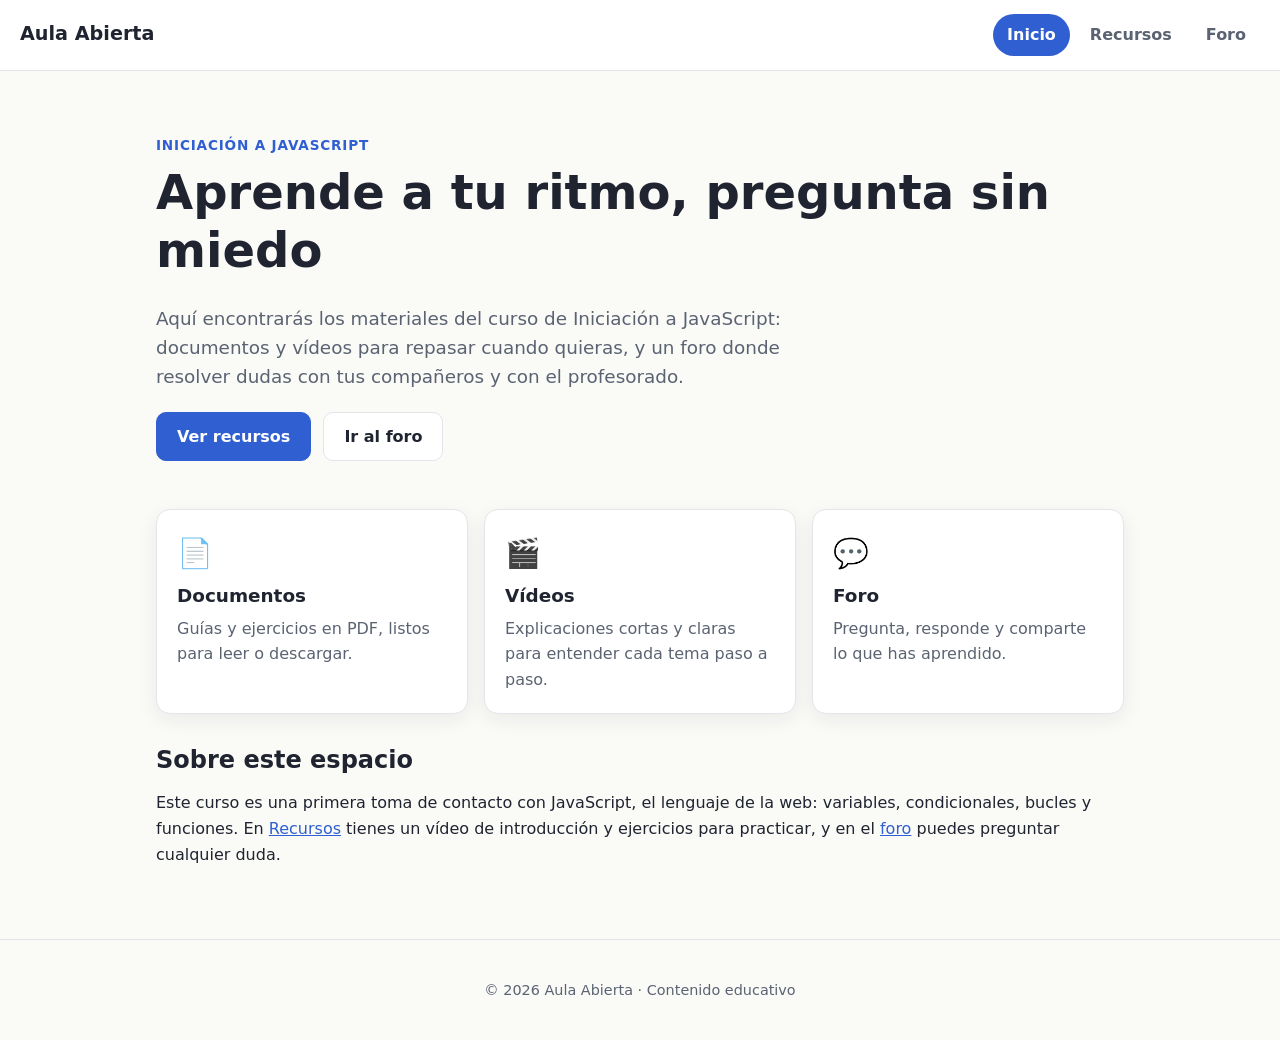
<file: index.html>
<!DOCTYPE html>
<html lang="es">
<head>
  <meta charset="UTF-8">
  <meta name="viewport" content="width=device-width, initial-scale=1">
  <title>Aula Abierta · Inicio</title>
  <meta name="description" content="Web educativa con materiales didácticos y un foro para resolver dudas.">
  <link rel="stylesheet" href="css/styles.css?v=2">
</head>
<body>
  <header class="site-header">
    <a class="brand" href="index.html">Aula Abierta</a>
    <nav aria-label="Principal">
      <a href="index.html" aria-current="page">Inicio</a>
      <a href="recursos.html">Recursos</a>
      <a href="foro.html">Foro</a>
    </nav>
  </header>

  <main>
    <section class="hero">
      <p class="eyebrow">Iniciación a JavaScript</p>
      <h1>Aprende a tu ritmo, pregunta sin miedo</h1>
      <p class="lead">
        Aquí encontrarás los materiales del curso de Iniciación a JavaScript: documentos y vídeos
        para repasar cuando quieras, y un foro donde resolver dudas con tus compañeros y con el profesorado.
      </p>
      <div class="actions">
        <a class="btn primary" href="recursos.html">Ver recursos</a>
        <a class="btn" href="foro.html">Ir al foro</a>
      </div>
    </section>

    <section class="cards" aria-label="Qué encontrarás">
      <article class="card">
        <span class="icon" aria-hidden="true">📄</span>
        <h2>Documentos</h2>
        <p>Guías y ejercicios en PDF, listos para leer o descargar.</p>
      </article>
      <article class="card">
        <span class="icon" aria-hidden="true">🎬</span>
        <h2>Vídeos</h2>
        <p>Explicaciones cortas y claras para entender cada tema paso a paso.</p>
      </article>
      <article class="card">
        <span class="icon" aria-hidden="true">💬</span>
        <h2>Foro</h2>
        <p>Pregunta, responde y comparte lo que has aprendido.</p>
      </article>
    </section>

    <section class="about">
      <h2>Sobre este espacio</h2>
      <p>
        Este curso es una primera toma de contacto con JavaScript, el lenguaje de la web:
        variables, condicionales, bucles y funciones. En <a href="recursos.html">Recursos</a> tienes un vídeo
        de introducción y ejercicios para practicar, y en el <a href="foro.html">foro</a> puedes preguntar
        cualquier duda.
      </p>
    </section>
  </main>

  <footer class="site-footer">
    <p>© <span id="year"></span> Aula Abierta · Contenido educativo</p>
  </footer>
  <script src="js/main.js?v=2"></script>
</body>
</html>
</file>
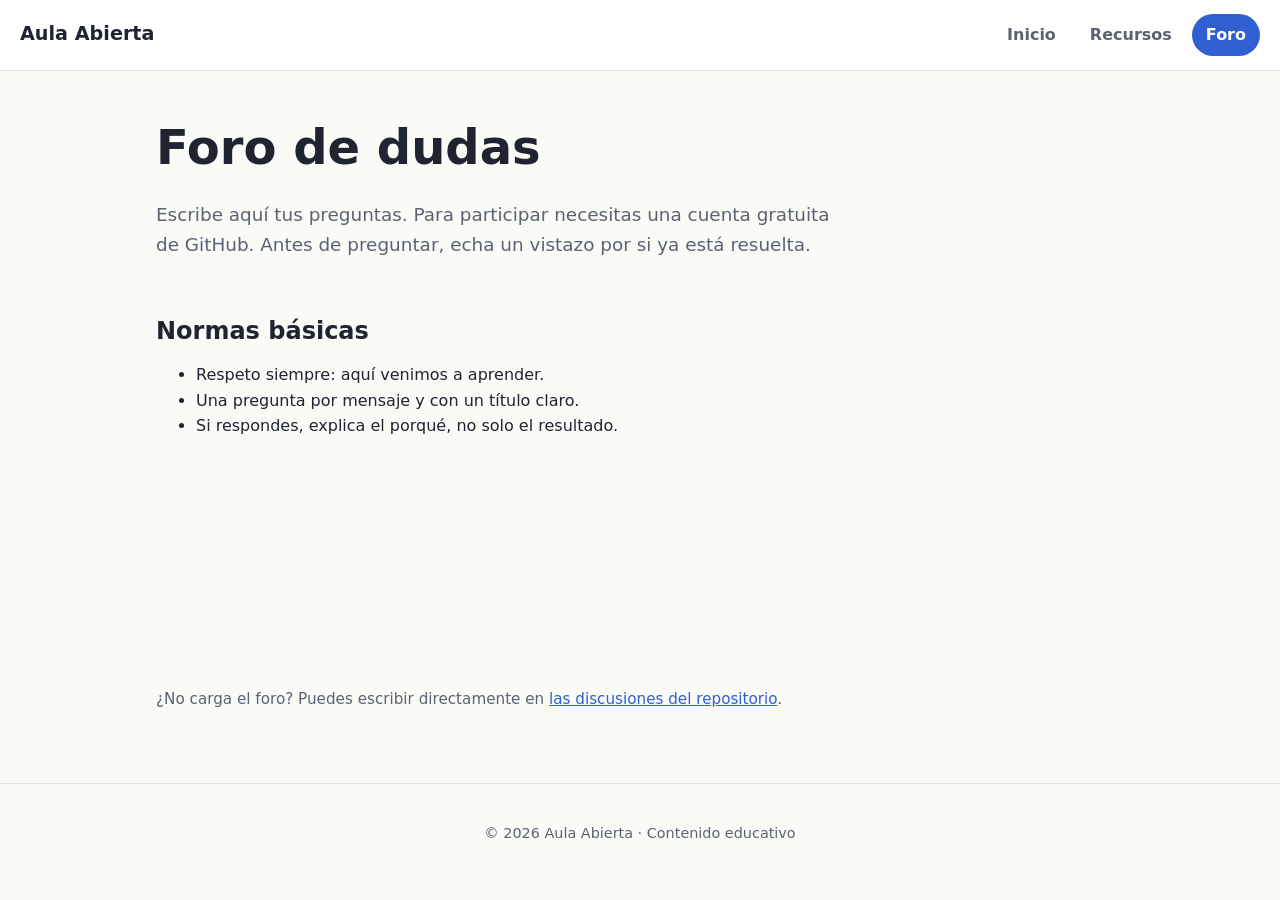
<file: foro.html>
<!DOCTYPE html>
<html lang="es">
<head>
  <meta charset="UTF-8">
  <meta name="viewport" content="width=device-width, initial-scale=1">
  <title>Aula Abierta · Foro</title>
  <link rel="stylesheet" href="css/styles.css?v=2">
</head>
<body>
  <header class="site-header">
    <a class="brand" href="index.html">Aula Abierta</a>
    <nav aria-label="Principal">
      <a href="index.html">Inicio</a>
      <a href="recursos.html">Recursos</a>
      <a href="foro.html" aria-current="page">Foro</a>
    </nav>
  </header>

  <main>
    <section class="page-title">
      <h1>Foro de dudas</h1>
      <p class="lead">
        Escribe aquí tus preguntas. Para participar necesitas una cuenta gratuita de GitHub.
        Antes de preguntar, echa un vistazo por si ya está resuelta.
      </p>
    </section>

    <section class="rules">
      <h2>Normas básicas</h2>
      <ul>
        <li>Respeto siempre: aquí venimos a aprender.</li>
        <li>Una pregunta por mensaje y con un título claro.</li>
        <li>Si respondes, explica el porqué, no solo el resultado.</li>
      </ul>
    </section>

    <section id="comentarios" class="forum">
      <!--
        Giscus se configura en https://giscus.app/es:
        1) Activa Discussions en el repositorio (Settings → Features → Discussions).
        2) Instala la app https://github.com/apps/giscus en el repositorio.
        3) Copia data-repo-id y data-category-id que te da giscus.app y pégalos abajo.
      -->
      <script src="https://giscus.app/client.js"
        data-repo="CM-CA/web-educativa"
        data-repo-id="REEMPLAZAR_REPO_ID"
        data-category="Q&A"
        data-category-id="REEMPLAZAR_CATEGORY_ID"
        data-mapping="pathname"
        data-strict="0"
        data-reactions-enabled="1"
        data-emit-metadata="0"
        data-input-position="top"
        data-theme="preferred_color_scheme"
        data-lang="es"
        crossorigin="anonymous"
        async>
      </script>
    </section>

    <p class="planb">
      ¿No carga el foro? Puedes escribir directamente en
      <a href="https://github.com/CM-CA/web-educativa/discussions" target="_blank" rel="noopener">las discusiones del repositorio</a>.
    </p>
  </main>

  <footer class="site-footer">
    <p>© <span id="year"></span> Aula Abierta · Contenido educativo</p>
  </footer>
  <script src="js/main.js?v=2"></script>
</body>
</html>
</file>
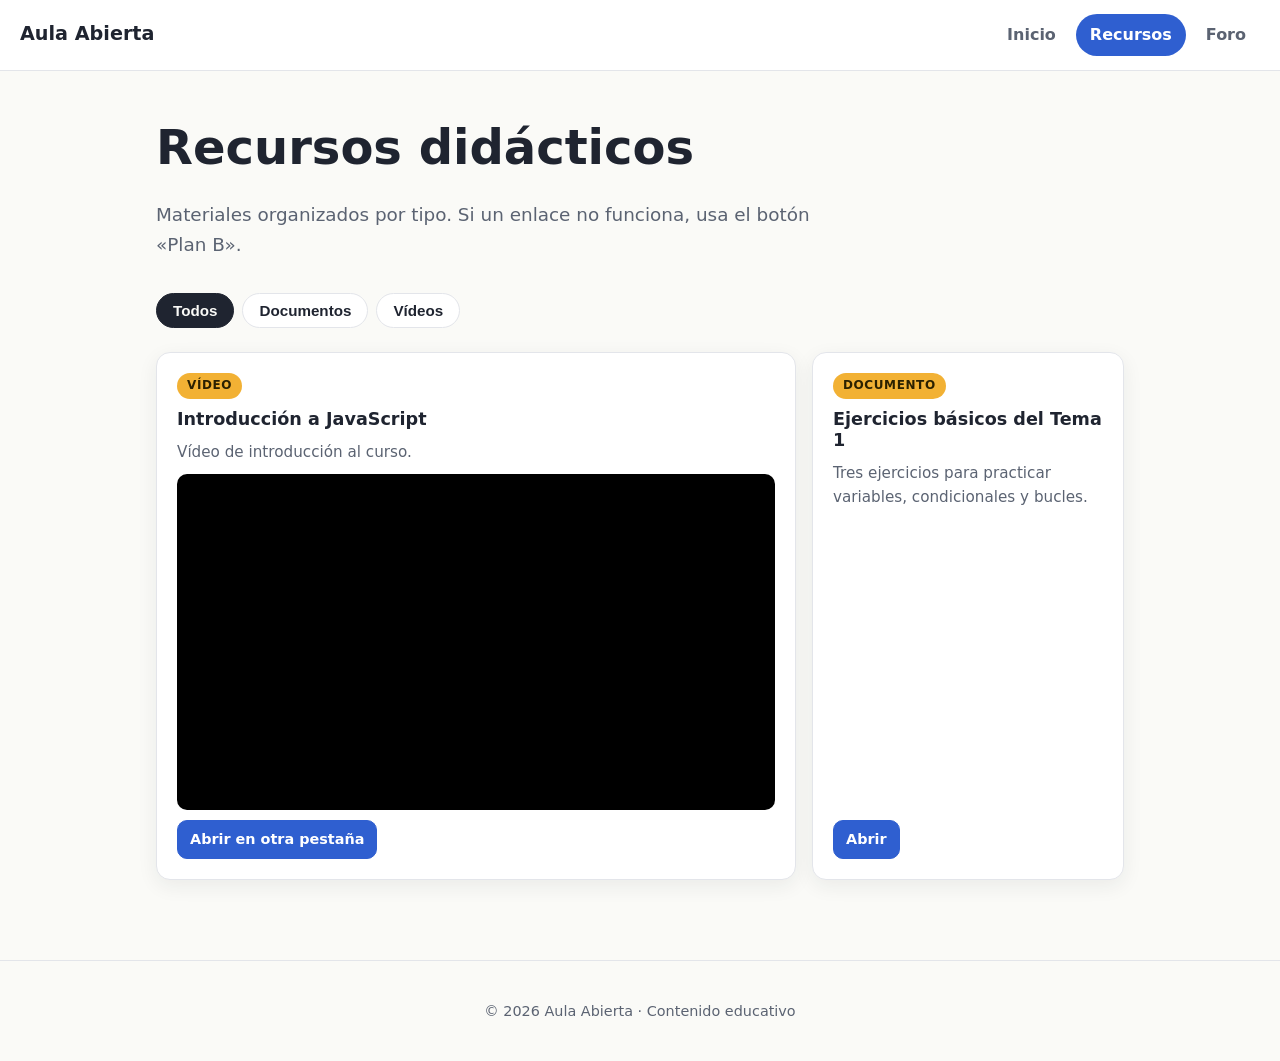
<file: recursos.html>
<!DOCTYPE html>
<html lang="es">
<head>
  <meta charset="UTF-8">
  <meta name="viewport" content="width=device-width, initial-scale=1">
  <title>Aula Abierta · Recursos</title>
  <link rel="stylesheet" href="css/styles.css?v=2">
</head>
<body>
  <header class="site-header">
    <a class="brand" href="index.html">Aula Abierta</a>
    <nav aria-label="Principal">
      <a href="index.html">Inicio</a>
      <a href="recursos.html" aria-current="page">Recursos</a>
      <a href="foro.html">Foro</a>
    </nav>
  </header>

  <main>
    <section class="page-title">
      <h1>Recursos didácticos</h1>
      <p class="lead">Materiales organizados por tipo. Si un enlace no funciona, usa el botón «Plan B».</p>
    </section>

    <div class="filters" role="group" aria-label="Filtrar por tipo">
      <button class="chip active" data-filter="todos">Todos</button>
      <button class="chip" data-filter="pdf">Documentos</button>
      <button class="chip" data-filter="video">Vídeos</button>
    </div>

    <section id="lista-recursos" class="resource-grid" aria-live="polite"></section>
    <noscript><p>Activa JavaScript para ver la lista de recursos.</p></noscript>
  </main>

  <footer class="site-footer">
    <p>© <span id="year"></span> Aula Abierta · Contenido educativo</p>
  </footer>
  <script src="js/recursos-data.js?v=2"></script>
  <script src="js/main.js?v=2"></script>
  <script src="js/recursos.js?v=2"></script>
</body>
</html>
</file>
<file: css/styles.css>
:root {
  --bg: #fafaf7;
  --surface: #ffffff;
  --text: #1f2430;
  --muted: #5b6372;
  --primary: #2f5fd0;
  --primary-ink: #ffffff;
  --accent: #f2b134;
  --border: #e3e5ea;
  --radius: 14px;
  --shadow: 0 6px 20px rgba(31, 36, 48, .07);
}
@media (prefers-color-scheme: dark) {
  :root {
    --bg: #14171f;
    --surface: #1d212c;
    --text: #eceef3;
    --muted: #a3abbb;
    --primary: #7da2ff;
    --primary-ink: #0e1220;
    --border: #2b3040;
    --shadow: none;
  }
}
* { box-sizing: border-box; }
html { scroll-behavior: smooth; }
body {
  margin: 0;
  font-family: system-ui, -apple-system, "Segoe UI", Roboto, sans-serif;
  background: var(--bg);
  color: var(--text);
  line-height: 1.6;
}
main { max-width: 1000px; margin: 0 auto; padding: 24px 16px 56px; }
h1, h2, h3 { line-height: 1.2; margin: 0 0 .5em; }
h1 { font-size: clamp(1.9rem, 5vw, 3rem); }
a { color: var(--primary); }

.site-header {
  display: flex; flex-wrap: wrap; gap: 8px 24px;
  align-items: center; justify-content: space-between;
  padding: 14px 20px; background: var(--surface);
  border-bottom: 1px solid var(--border);
  position: sticky; top: 0; z-index: 10;
}
.brand { font-weight: 800; font-size: 1.2rem; text-decoration: none; color: var(--text); }
.site-header nav { display: flex; gap: 6px; }
.site-header nav a {
  padding: 8px 14px; border-radius: 999px; text-decoration: none; color: var(--muted); font-weight: 600;
}
.site-header nav a:hover { background: var(--bg); color: var(--text); }
.site-header nav a[aria-current="page"] { background: var(--primary); color: var(--primary-ink); }

.hero { padding: 40px 0 24px; }
.eyebrow { color: var(--primary); font-weight: 700; letter-spacing: .06em; text-transform: uppercase; font-size: .85rem; margin: 0 0 8px; }
.lead { font-size: 1.15rem; color: var(--muted); max-width: 680px; }
.actions { display: flex; flex-wrap: wrap; gap: 12px; margin-top: 20px; }
.btn {
  display: inline-block; padding: 11px 20px; border-radius: 10px;
  border: 1.5px solid var(--border); background: var(--surface);
  color: var(--text); text-decoration: none; font-weight: 700; cursor: pointer; font-size: 1rem;
}
.btn:hover { border-color: var(--primary); }
.btn.primary { background: var(--primary); color: var(--primary-ink); border-color: var(--primary); }
.btn.small { padding: 7px 12px; font-size: .9rem; }

.cards, .resource-grid {
  display: grid; gap: 16px;
  grid-template-columns: repeat(auto-fit, minmax(230px, 1fr));
  margin: 24px 0;
}
.card, .resource {
  background: var(--surface); border: 1px solid var(--border);
  border-radius: var(--radius); padding: 20px; box-shadow: var(--shadow);
}
.card .icon { font-size: 1.8rem; }
.card h2 { font-size: 1.15rem; margin-top: 8px; }
.card p { color: var(--muted); margin: 0; }

.about, .rules { margin-top: 32px; }
code { background: var(--surface); border: 1px solid var(--border); padding: 1px 6px; border-radius: 6px; }

.page-title { padding: 24px 0 8px; }

.filters { display: flex; flex-wrap: wrap; gap: 8px; margin: 8px 0 4px; }
.chip {
  padding: 8px 16px; border-radius: 999px; border: 1.5px solid var(--border);
  background: var(--surface); color: var(--text); font-weight: 600; cursor: pointer; font-size: .95rem;
}
.chip.active { background: var(--text); color: var(--bg); border-color: var(--text); }

.resource { display: flex; flex-direction: column; gap: 10px; }
.resource .tag {
  align-self: flex-start; font-size: .75rem; font-weight: 800; letter-spacing: .05em;
  text-transform: uppercase; padding: 3px 10px; border-radius: 999px; background: var(--accent); color: #2b2100;
}
.resource h3 { margin: 0; font-size: 1.1rem; }
.resource p { margin: 0; color: var(--muted); font-size: .95rem; }
.resource .links { display: flex; flex-wrap: wrap; gap: 8px; margin-top: auto; }
.resource iframe {
  width: 100%; aspect-ratio: 16 / 9; border: 0; border-radius: 10px; background: #000;
}
.resource .notice { font-size: .85rem; color: var(--muted); margin: 0; }
.resource.video { grid-column: span 2; }
@media (max-width: 560px) { .resource.video { grid-column: span 1; } }

.forum { margin: 24px 0; min-height: 200px; }
.planb { color: var(--muted); font-size: .95rem; }

.site-footer {
  text-align: center; color: var(--muted); padding: 24px 16px;
  border-top: 1px solid var(--border); font-size: .9rem;
}
:focus-visible { outline: 3px solid var(--accent); outline-offset: 2px; }
</file>
